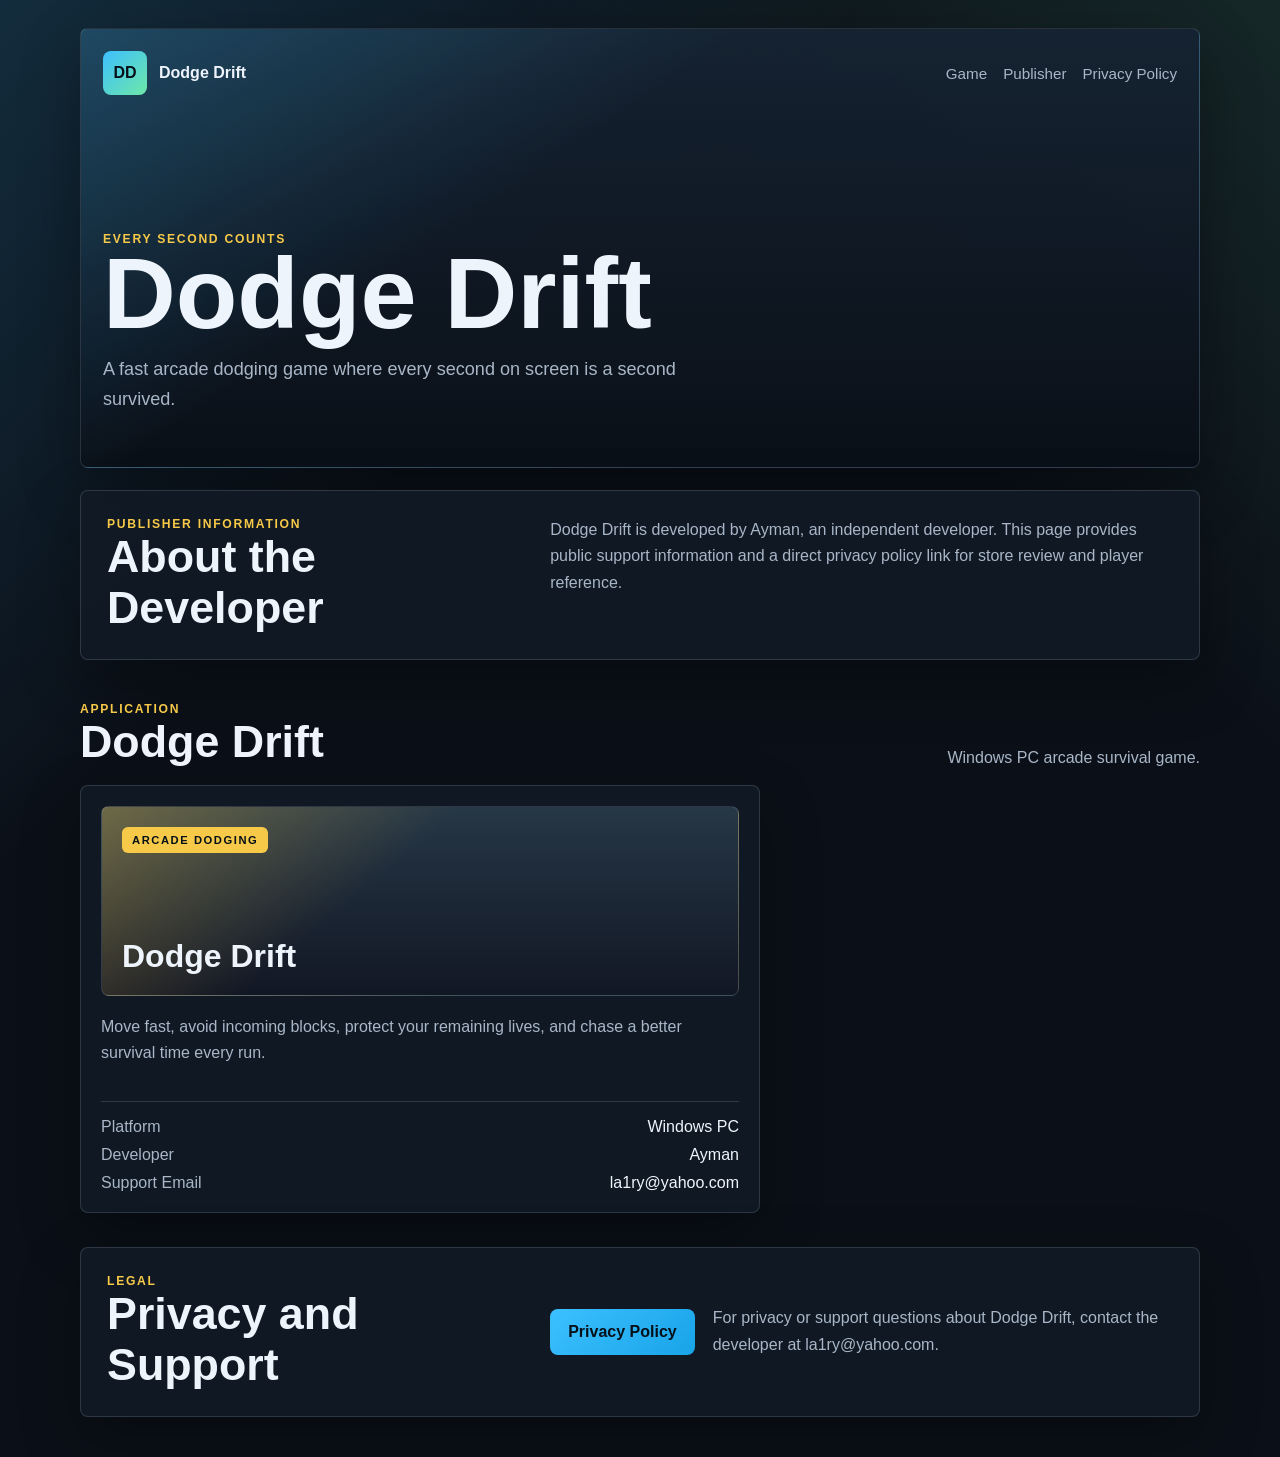
<file: index.html>
<!DOCTYPE html>
<html lang="en">
<head>
  <meta charset="UTF-8">
  <meta name="viewport" content="width=device-width, initial-scale=1.0">
  <meta name="description" content="Official Dodge Drift support and privacy page.">
  <title>Dodge Drift - Support</title>
  <link rel="stylesheet" href="style.css">
</head>
<body>
  <main class="site-shell">
    <section class="hero-section" aria-labelledby="page-title">
      <nav class="top-nav" aria-label="Primary navigation">
        <a class="brand" href="index.html" aria-label="Dodge Drift home">
          <span class="app-badge">DD</span>
          <span>Dodge Drift</span>
        </a>
        <div class="nav-links">
          <a href="#game">Game</a>
          <a href="#publisher">Publisher</a>
          <a href="privacy.html">Privacy Policy</a>
        </div>
      </nav>

      <div class="hero-copy">
        <p class="eyebrow">Every Second Counts</p>
        <h1 id="page-title">Dodge Drift</h1>
        <p class="subtitle">
          A fast arcade dodging game where every second on screen is a second survived.
        </p>
      </div>
    </section>

    <section id="publisher" class="info-band" aria-labelledby="publisher-title">
      <div>
        <p class="section-kicker">Publisher Information</p>
        <h2 id="publisher-title">About the Developer</h2>
      </div>
      <p>
        Dodge Drift is developed by Ayman, an independent developer. This page provides public
        support information and a direct privacy policy link for store review and player reference.
      </p>
    </section>

    <section id="game" class="catalog-section" aria-labelledby="game-title">
      <div class="section-header">
        <div>
          <p class="section-kicker">Application</p>
          <h2 id="game-title">Dodge Drift</h2>
        </div>
        <p class="section-note">Windows PC arcade survival game.</p>
      </div>

      <article class="product-card single-product">
        <div class="card-banner dodge">
          <span class="launcher-chip">Arcade Dodging</span>
          <h3>Dodge Drift</h3>
        </div>
        <p class="product-desc">
          Move fast, avoid incoming blocks, protect your remaining lives, and chase a better
          survival time every run.
        </p>
        <dl class="product-meta">
          <div class="meta-row">
            <dt>Platform</dt>
            <dd>Windows PC</dd>
          </div>
          <div class="meta-row">
            <dt>Developer</dt>
            <dd>Ayman</dd>
          </div>
          <div class="meta-row">
            <dt>Support Email</dt>
            <dd>la1ry@yahoo.com</dd>
          </div>
        </dl>
      </article>
    </section>

    <section class="info-band compact" aria-labelledby="legal-title">
      <div>
        <p class="section-kicker">Legal</p>
        <h2 id="legal-title">Privacy and Support</h2>
      </div>
      <div class="legal-actions">
        <a class="primary-btn" href="privacy.html">Privacy Policy</a>
        <p>
          For privacy or support questions about Dodge Drift, contact the developer at la1ry@yahoo.com.
        </p>
      </div>
    </section>
  </main>
</body>
</html>
</file>
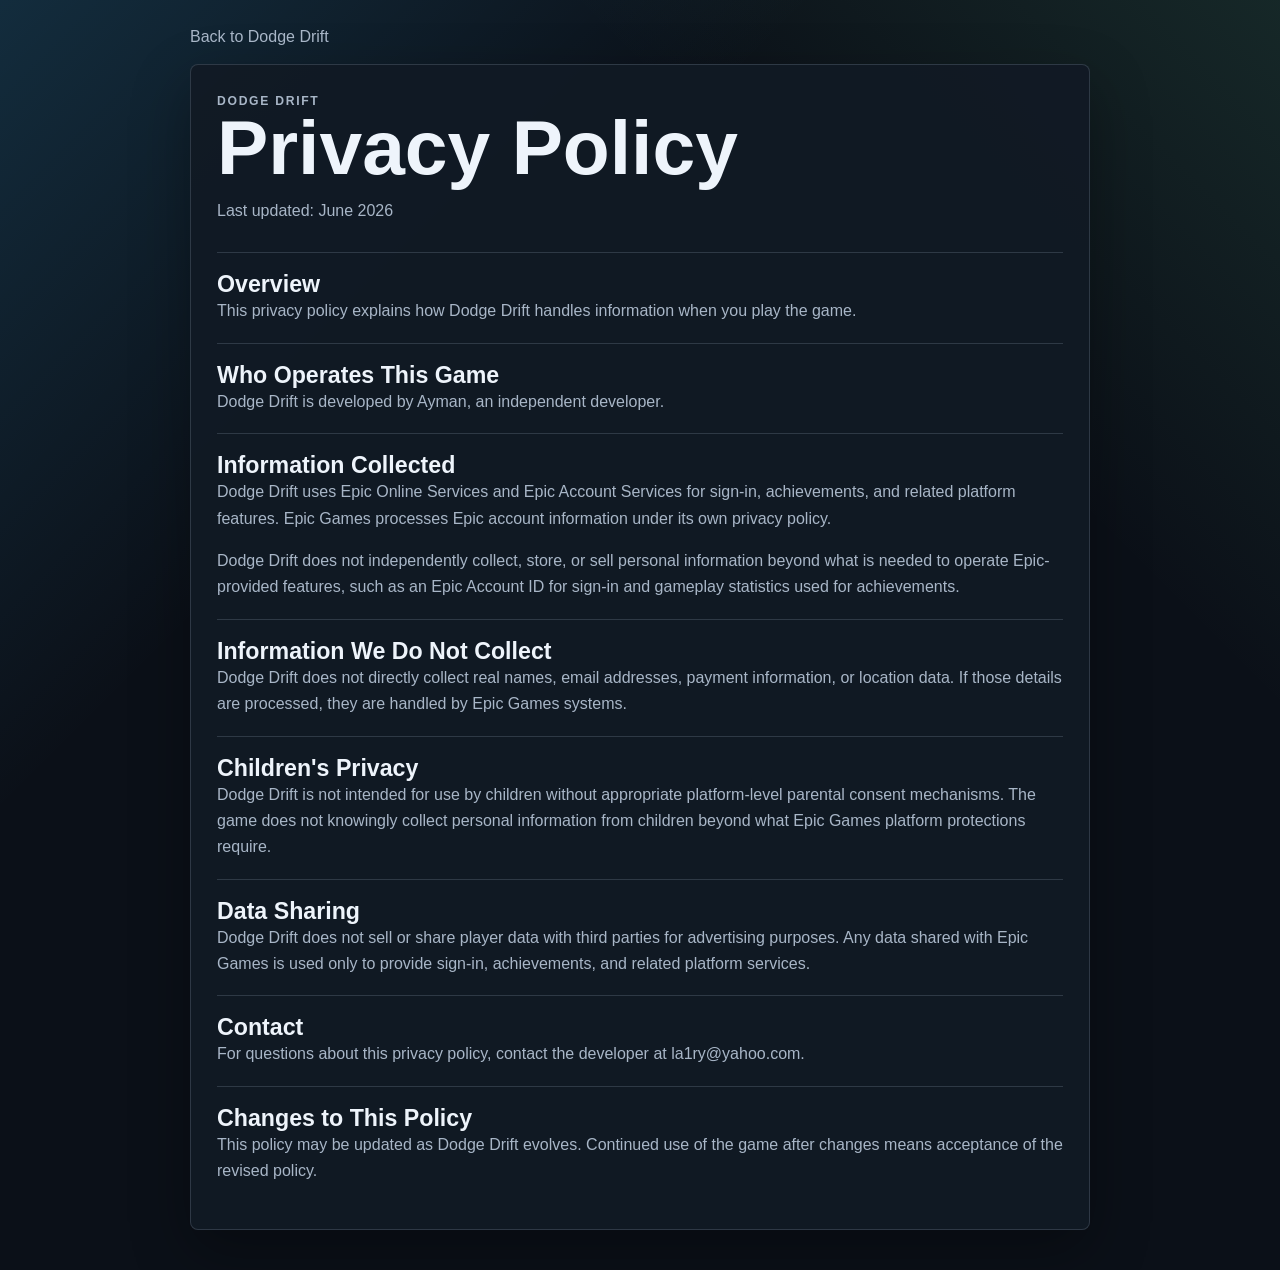
<file: privacy.html>
<!DOCTYPE html>
<html lang="en">
<head>
  <meta charset="UTF-8">
  <meta name="viewport" content="width=device-width, initial-scale=1.0">
  <meta name="description" content="Privacy policy for Dodge Drift.">
  <title>Dodge Drift - Privacy Policy</title>
  <link rel="stylesheet" href="style.css">
</head>
<body>
  <main class="policy-shell">
    <a class="back-link" href="index.html">Back to Dodge Drift</a>

    <article class="policy-card">
      <header>
        <p class="eyebrow">Dodge Drift</p>
        <h1>Privacy Policy</h1>
        <p>Last updated: June 2026</p>
      </header>

      <section>
        <h2>Overview</h2>
        <p>
          This privacy policy explains how Dodge Drift handles information when you play the game.
        </p>
      </section>

      <section>
        <h2>Who Operates This Game</h2>
        <p>
          Dodge Drift is developed by Ayman, an independent developer.
        </p>
      </section>

      <section>
        <h2>Information Collected</h2>
        <p>
          Dodge Drift uses Epic Online Services and Epic Account Services for sign-in, achievements,
          and related platform features. Epic Games processes Epic account information under its own
          privacy policy.
        </p>
        <p>
          Dodge Drift does not independently collect, store, or sell personal information beyond what
          is needed to operate Epic-provided features, such as an Epic Account ID for sign-in and
          gameplay statistics used for achievements.
        </p>
      </section>

      <section>
        <h2>Information We Do Not Collect</h2>
        <p>
          Dodge Drift does not directly collect real names, email addresses, payment information, or
          location data. If those details are processed, they are handled by Epic Games systems.
        </p>
      </section>

      <section>
        <h2>Children's Privacy</h2>
        <p>
          Dodge Drift is not intended for use by children without appropriate platform-level parental
          consent mechanisms. The game does not knowingly collect personal information from children
          beyond what Epic Games platform protections require.
        </p>
      </section>

      <section>
        <h2>Data Sharing</h2>
        <p>
          Dodge Drift does not sell or share player data with third parties for advertising purposes.
          Any data shared with Epic Games is used only to provide sign-in, achievements, and related
          platform services.
        </p>
      </section>

      <section>
        <h2>Contact</h2>
        <p>
          For questions about this privacy policy, contact the developer at la1ry@yahoo.com.
        </p>
      </section>

      <section>
        <h2>Changes to This Policy</h2>
        <p>
          This policy may be updated as Dodge Drift evolves. Continued use of the game after changes
          means acceptance of the revised policy.
        </p>
      </section>
    </article>
  </main>
</body>
</html>
</file>
<file: style.css>
:root {
  --bg: #0b1018;
  --panel: #111a25;
  --panel-soft: #162332;
  --line: rgba(167, 184, 204, 0.2);
  --text: #eef4fb;
  --muted: #a8b6c7;
  --accent: #3cc0ff;
  --accent-strong: #18a4e8;
  --gold: #f7c948;
  --green: #6ee7a8;
  --shadow: 0 22px 60px rgba(0, 0, 0, 0.32);
}

* {
  box-sizing: border-box;
}

body {
  margin: 0;
  min-height: 100vh;
  font-family: "Segoe UI", Arial, sans-serif;
  color: var(--text);
  background:
    linear-gradient(135deg, rgba(60, 192, 255, 0.16), transparent 32%),
    linear-gradient(225deg, rgba(110, 231, 168, 0.11), transparent 28%),
    var(--bg);
}

a {
  color: inherit;
}

.site-shell,
.policy-shell {
  width: min(1120px, calc(100% - 32px));
  margin: 0 auto;
  padding: 28px 0 40px;
}

.hero-section,
.info-band,
.product-card,
.policy-card {
  border: 1px solid var(--line);
  background: rgba(17, 26, 37, 0.94);
  box-shadow: var(--shadow);
}

.hero-section {
  min-height: 440px;
  display: flex;
  flex-direction: column;
  justify-content: space-between;
  border-radius: 8px;
  padding: 22px;
  background:
    linear-gradient(145deg, rgba(60, 192, 255, 0.24), transparent 38%),
    linear-gradient(180deg, rgba(22, 35, 50, 0.96), rgba(10, 16, 24, 0.98));
}

.top-nav {
  display: flex;
  justify-content: space-between;
  align-items: center;
  gap: 20px;
}

.brand {
  display: inline-flex;
  align-items: center;
  gap: 12px;
  font-weight: 800;
  text-decoration: none;
}

.app-badge {
  width: 44px;
  height: 44px;
  display: grid;
  place-items: center;
  border-radius: 8px;
  color: #061019;
  background: linear-gradient(135deg, var(--accent), var(--green));
  font-weight: 900;
}

.nav-links {
  display: flex;
  gap: 16px;
  align-items: center;
  flex-wrap: wrap;
}

.nav-links a {
  color: var(--muted);
  text-decoration: none;
  font-size: 0.95rem;
}

.nav-links a:hover {
  color: var(--text);
}

.hero-copy {
  max-width: 740px;
  padding: 80px 0 12px;
}

.eyebrow,
.section-kicker,
.launcher-chip {
  margin: 0;
  color: var(--gold);
  font-size: 0.76rem;
  font-weight: 800;
  letter-spacing: 0.14em;
  text-transform: uppercase;
}

h1,
h2,
h3,
p {
  margin-top: 0;
}

h1 {
  margin-bottom: 14px;
  font-size: clamp(3rem, 8vw, 6.3rem);
  line-height: 0.95;
}

h2 {
  margin-bottom: 0;
  font-size: clamp(1.7rem, 4vw, 2.8rem);
}

h3 {
  margin: 16px 0 0;
  font-size: 2rem;
}

.subtitle,
.info-band > p,
.legal-actions p,
.product-desc,
.policy-card p,
.policy-card li {
  color: var(--muted);
  line-height: 1.65;
}

.subtitle {
  max-width: 62ch;
  font-size: 1.13rem;
}

.info-band {
  display: grid;
  grid-template-columns: minmax(220px, 0.8fr) minmax(0, 1.2fr);
  gap: 28px;
  margin-top: 22px;
  border-radius: 8px;
  padding: 26px;
}

.info-band.compact {
  align-items: center;
}

.catalog-section {
  padding: 42px 0 12px;
}

.section-header {
  display: flex;
  justify-content: space-between;
  gap: 18px;
  align-items: end;
  margin-bottom: 18px;
}

.section-note {
  max-width: 34ch;
  margin: 0;
  color: var(--muted);
  text-align: right;
}

.product-grid {
  display: grid;
  grid-template-columns: repeat(2, minmax(0, 1fr));
  gap: 18px;
}

.single-product {
  max-width: 680px;
}

.product-card {
  display: flex;
  flex-direction: column;
  gap: 18px;
  border-radius: 8px;
  padding: 20px;
}

.card-banner {
  min-height: 190px;
  display: flex;
  flex-direction: column;
  justify-content: space-between;
  border: 1px solid var(--line);
  border-radius: 8px;
  padding: 20px;
}

.card-banner.dodge {
  background:
    linear-gradient(140deg, rgba(247, 201, 72, 0.34), transparent 42%),
    linear-gradient(180deg, #263746, #121724);
}

.launcher-chip {
  display: inline-flex;
  width: fit-content;
  color: #061019;
  background: var(--gold);
  border-radius: 6px;
  padding: 7px 10px;
  font-size: 0.7rem;
}

.product-meta {
  display: grid;
  gap: 10px;
  margin: auto 0 0;
  padding-top: 16px;
  border-top: 1px solid var(--line);
}

.meta-row {
  display: flex;
  justify-content: space-between;
  gap: 18px;
}

.meta-row dt,
.meta-row dd {
  margin: 0;
}

.meta-row dt {
  color: var(--muted);
}

.meta-row dd {
  text-align: right;
}

.legal-actions {
  display: flex;
  align-items: center;
  gap: 18px;
  flex-wrap: wrap;
}

.legal-actions p {
  flex: 1;
  min-width: 260px;
  margin: 0;
}

.primary-btn {
  display: inline-flex;
  justify-content: center;
  align-items: center;
  min-height: 46px;
  padding: 12px 18px;
  border-radius: 8px;
  background: linear-gradient(135deg, var(--accent), var(--accent-strong));
  color: #061019;
  font-weight: 800;
  text-decoration: none;
}

.policy-shell {
  max-width: 900px;
}

.policy-card {
  border-radius: 8px;
  padding: 26px;
}

.policy-card header {
  margin-bottom: 28px;
}

.policy-card section {
  padding: 18px 0;
  border-top: 1px solid var(--line);
}

.policy-card h1 {
  font-size: clamp(2.4rem, 7vw, 4.8rem);
}

.policy-card h2 {
  font-size: 1.45rem;
}

.policy-card p:last-child,
.policy-card ul:last-child {
  margin-bottom: 0;
}

.back-link {
  display: inline-flex;
  margin-bottom: 18px;
  color: var(--muted);
  text-decoration: none;
}

.back-link:hover {
  color: var(--text);
}

@media (max-width: 760px) {
  .top-nav,
  .section-header,
  .info-band,
  .product-grid {
    grid-template-columns: 1fr;
  }

  .top-nav,
  .section-header {
    align-items: start;
    flex-direction: column;
  }

  .info-band {
    display: block;
  }

  .section-note {
    text-align: left;
  }

  .hero-copy {
    padding-top: 58px;
  }

  .meta-row {
    flex-direction: column;
    gap: 4px;
  }

  .meta-row dd {
    text-align: left;
  }
}
</file>
